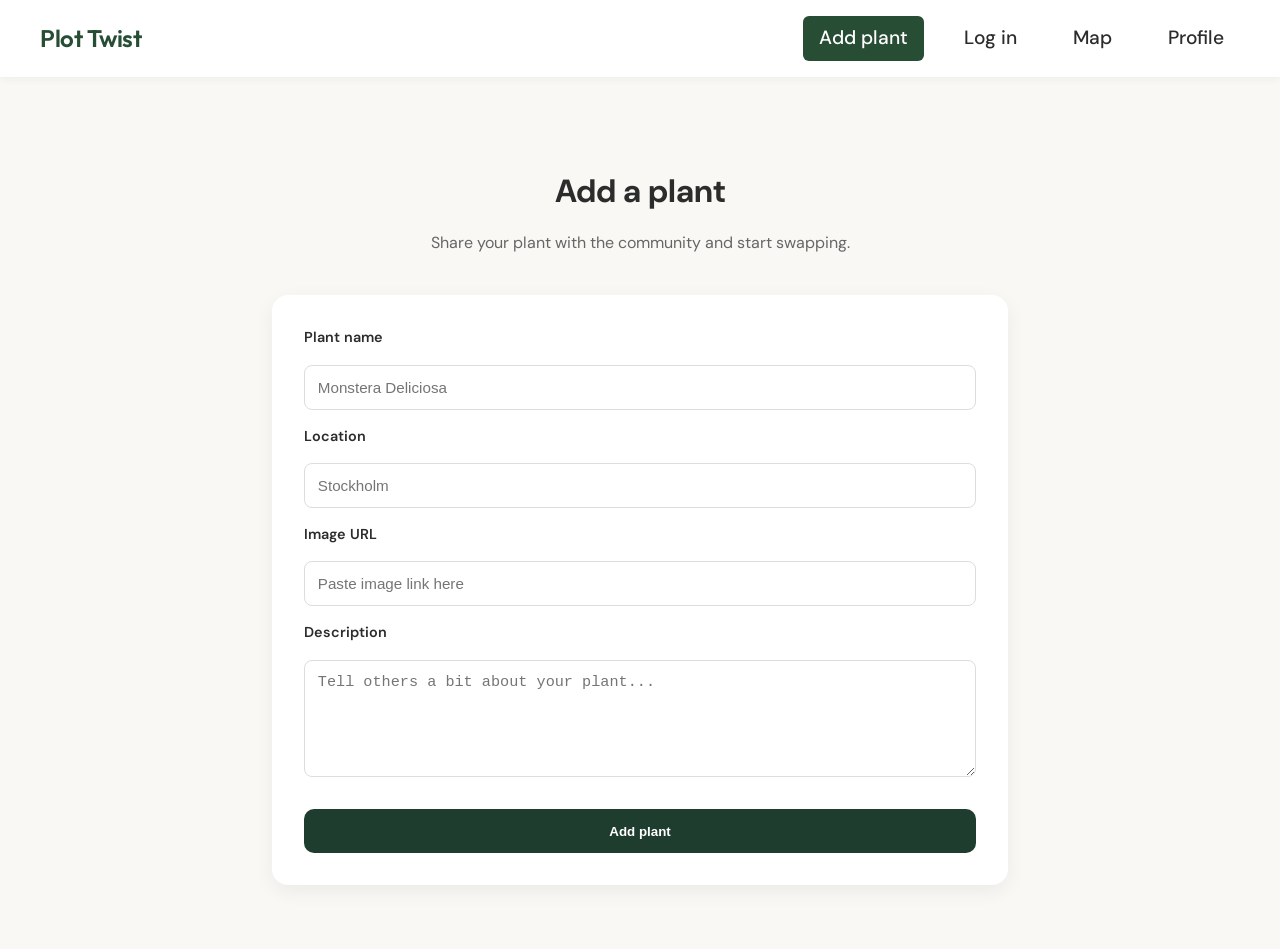
<file: add-plant.html>
<!DOCTYPE html>
<html lang="en">
  <head>
    <meta charset="UTF-8" />
    <meta name="viewport" content="width=device-width, initial-scale=1.0" />
    <title>Add Plant - Plot Twist</title>
    <link rel="stylesheet" href="/styles/style.css" />
    <link rel="stylesheet" href="/styles/add-plant.css" />
  </head>
  <body>
    <header class="site-header">
      <nav class="nav">
        <a href="index.html" class="logo">Plot Twist</a>
        <input type="checkbox" id="menu-toggle" />
        <label for="menu-toggle" class="menu-icon">
          <i class="fa-solid fa-bars hamburger"></i>
          <i class="fa-solid fa-xmark close"></i>
        </label>
        <ul class="nav-links">
          <li><a href="/add-plant.html" class="add-plant">Add plant</a></li>
          <li id="loginItem"><a href="/login.html">Log in</a></li>
          <li><a href="/map.html">Map</a></li>
          <!-- <li class="account-item" id="accountItem"><a href="/register.html">Create new acount</a></li> -->
          <li class="profile-item" id="profileItem"><a href="/profile.html">Profile</a></li>
          <li class="logout-item" id="logoutItem"><a href="/index.html" id="logoutBtn">Log out</a>
        </ul>
      </nav>
    </header>

    <main class="add-plant-page">
      <section class="add-plant-header">
        <h1>Add a plant</h1>
        <p>Share your plant with the community and start swapping.</p>
      </section>

      <section class="add-plant-card">
        <form class="add-plant-form">
          <label for="plant-name">Plant name</label>
          <input type="text" id="plant-name" name="plant-name" placeholder="Monstera Deliciosa" />

          <label for="plant-location">Location</label>
          <input type="text" id="plant-location" name="plant-location" placeholder="Stockholm" />

          <label for="plant-image">Image URL</label>
          <input type="text" id="plant-image" name="plant-image" placeholder="Paste image link here" />

          <label for="plant-description">Description</label>
          <textarea
            id="plant-description"
            name="plant-description"
            rows="5"
            placeholder="Tell others a bit about your plant..."
          ></textarea>

          <button type="submit" class="submit-btn">Add plant</button>
        </form>
      </section>
    </main>
  </body>
</html>
</file>
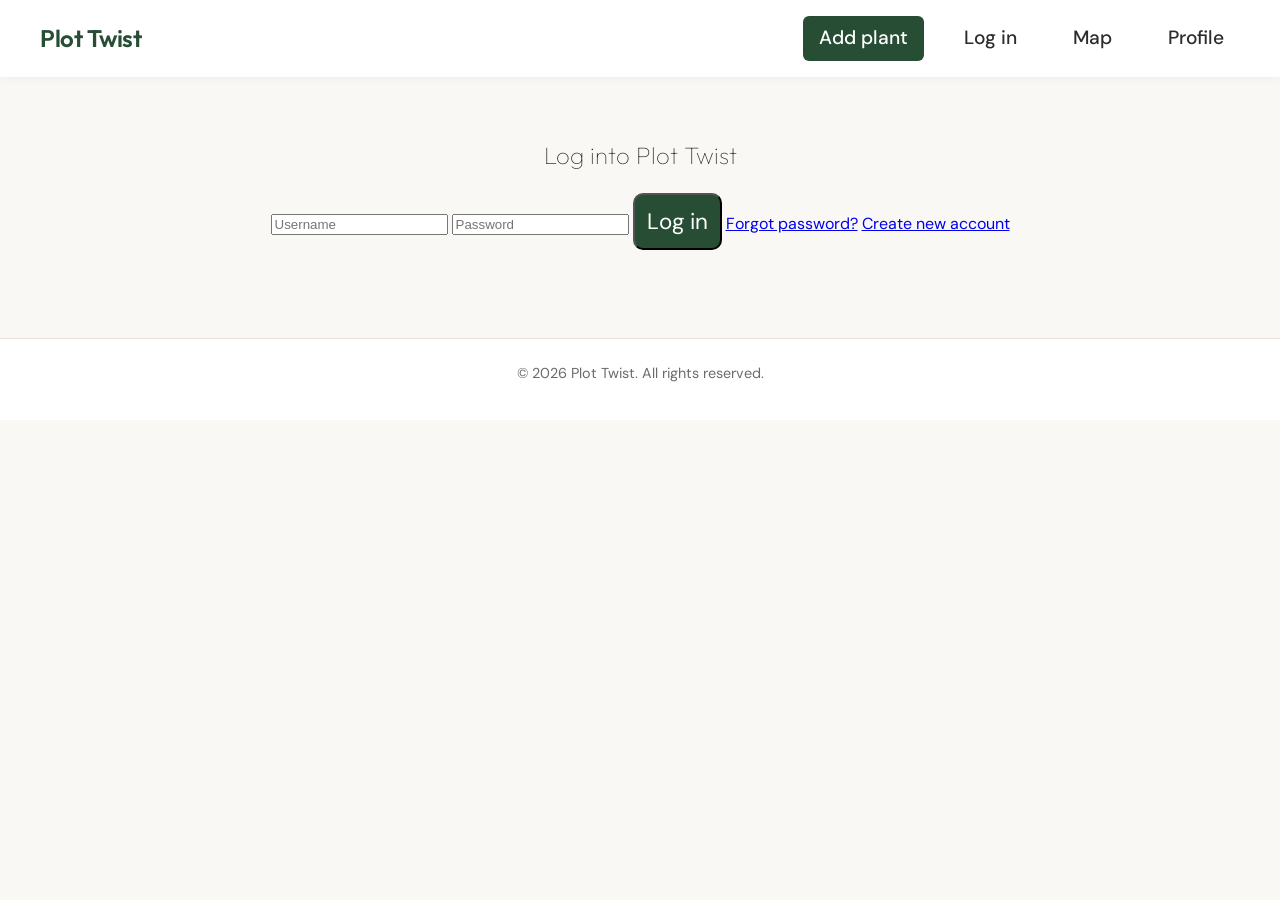
<file: auth.html>
<!DOCTYPE html>
<html lang="en">
    <head>
        <meta charset="UTF-8" />
        <meta name="viewport" content="width=device-width, initial-scale=1.0" />
        <link rel="stylesheet" href="https://cdnjs.cloudflare.com/ajax/libs/font-awesome/6.5.0/css/all.min.css">
        <title>Plot Twist</title>
        <link rel="stylesheet" href="/styles/style.css"/>
        <link rel="stylesheet" href="/styles/auth.css"/>
    </head>
    <body>

        <!-- HEADER -->
        <header class="site-header">
        <nav class="nav">
            <a href="index.html" class="logo">Plot Twist</a>
            <input type="checkbox" id="menu-toggle"/>
            <label for="menu-toggle" class="menu-icon">
            <i class="fa-solid fa-bars hamburger"></i>
            <i class="fa-solid fa-xmark close"></i>
            </label>
            <ul class="nav-links">
            <li><a href="/add-plant" class="add-plant">Add plant</a></li>
            <li><a href="/auth.html" class="auth-link">Log in</a></li>
            <li><a href="/map">Map</a></li>
            <li><a href="/profile">Profile</a></li>
            </ul>
        </nav>
        </header>

        <!-- MAIN CONTENT -->
        <main class="main-content">
            <section class="auth-container">
                <!-- LOGIN FORM -->
                <div class="auth-box">
                    <h2>Log into Plot Twist</h2>
                    <input type="text" placeholder="Username">
                    <input type="password" placeholder="Password">
                    <button id="loginBtn" class="login-btn">Log in</button>
                    <a href="/forgot-password.html" class="auth-link">Forgot password?</a>
                    <a href="/register.html" class="auth-link">Create new account</a>
                </div>
            </section>
        </main>

        <!-- FOOTER -->
        <footer class="site-footer">
        <div class="footer-content">
            <p>&copy; 2026 Plot Twist. All rights reserved.</p>
            <div class="footer-links">
            </div>
        </div>
        </footer>

        <!-- PAGE-SPECIFIC JAVASCRIPT -->
        <script type="module" src="./src/scripts/auth.js"></script>
    </body>
</html>
</file>
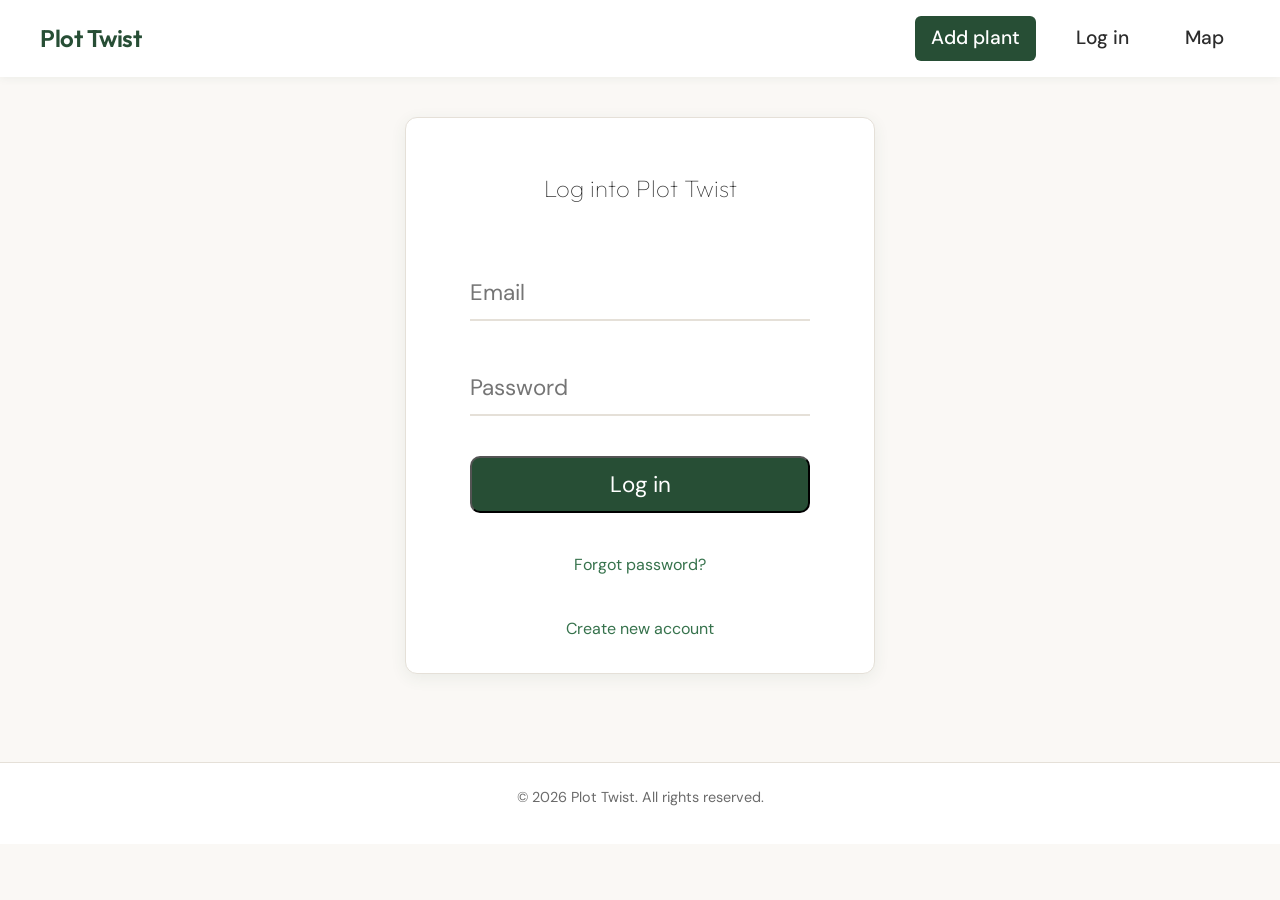
<file: login.html>
<!DOCTYPE html>
<html lang="en">
    <head>
        <meta charset="UTF-8" />
        <meta name="viewport" content="width=device-width, initial-scale=1.0" />
        <link rel="stylesheet" href="https://cdnjs.cloudflare.com/ajax/libs/font-awesome/6.5.0/css/all.min.css">
        <title>Plot Twist</title>
        <link rel="stylesheet" href="/styles/style.css"/>
        <link rel="stylesheet" href="/styles/auth.css"/>
    </head>
    <body>

        <!-- HEADER -->
        <header class="site-header">
        <nav class="nav">
            <a href="index.html" class="logo">Plot Twist</a>
            <input type="checkbox" id="menu-toggle"/>
            <label for="menu-toggle" class="menu-icon">
            <i class="fa-solid fa-bars hamburger"></i>
            <i class="fa-solid fa-xmark close"></i>
            </label>
            <ul class="nav-links">
                <li><a href="/add-plant.html" class="add-plant">Add plant</a></li>
                <li id="loginItem"><a href="/login.html">Log in</a></li>
                <li><a href="/map.html">Map</a></li>
                <!-- <li class="account-item" id="accountItem"><a href="/register.html">Create new acount</a></li> -->
                <li class="profile-item" id="profileItem"><a href="/profile.html">Profile</a></li>
                <li class="logout-item" id="logoutItem"><a href="/index.html" id="logoutBtn">Log out</a>
            </ul>
        </nav>
        </header>

        <!-- MAIN CONTENT -->
        <main class="main-content">
            <section class="auth-container login">
                <!-- LOGIN FORM -->
                <form class="login-form">
                    <h2>Log into Plot Twist</h2>
                    <input id="emailInput" type="text" placeholder="Email" autocomplete="username">
                    <input id="passwordInput" type="password" placeholder="Password" autocomplete="password">
                    <button id="loginBtn" class="login-btn">Log in</button>
                    <a href="/forgot-password.html" class="login-link">Forgot password?</a>
                    <a href="/register.html" class="register-link">Create new account</a>
                </form>
            </section>
        </main>

        <!-- FOOTER -->
        <footer class="site-footer">
            <div class="footer-content">
                <p>&copy; 2026 Plot Twist. All rights reserved.</p>
                <div class="footer-links">
                </div>
            </div>
        </footer>

        <!-- PAGE-SPECIFIC JAVASCRIPT -->
        <script type="module" src="./src/scripts/auth.js"></script>
        <script type="module" src="./src/scripts/navbar.js"></script>
    </body>
</html>
</file>
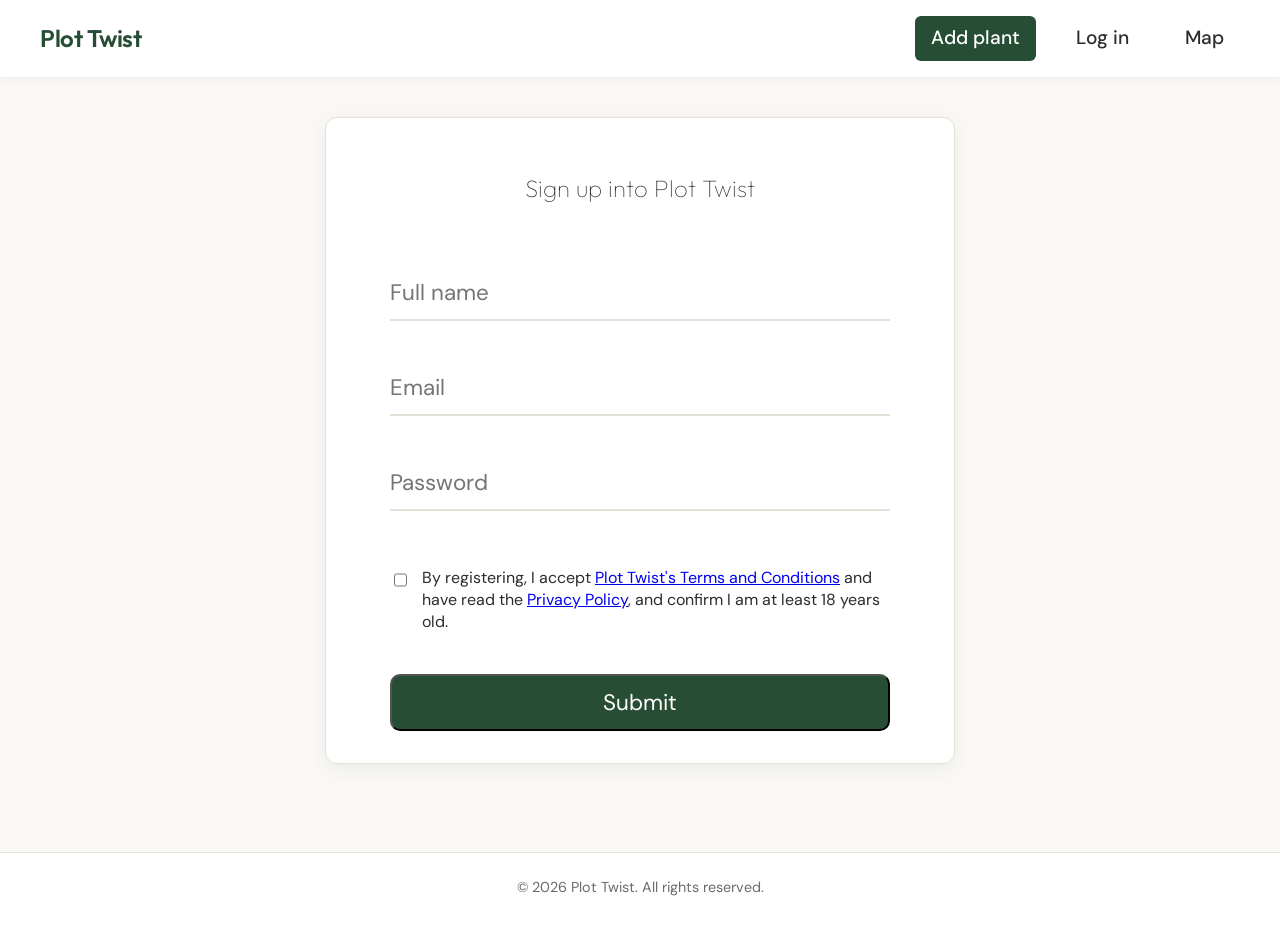
<file: register.html>
<!DOCTYPE html>
<html lang="en">
    <head>
        <meta charset="UTF-8" />
        <meta name="viewport" content="width=device-width, initial-scale=1.0" />
        <link rel="stylesheet" href="https://cdnjs.cloudflare.com/ajax/libs/font-awesome/6.5.0/css/all.min.css">
        <title>Plot Twist</title>
        <link rel="stylesheet" href="/styles/style.css"/>
        <link rel="stylesheet" href="/styles/auth.css"/>
    </head>
    <body>

        <!-- HEADER -->
        <header class="site-header">
        <nav class="nav">
            <a href="index.html" class="logo">Plot Twist</a>
            <input type="checkbox" id="menu-toggle"/>
            <label for="menu-toggle" class="menu-icon">
            <i class="fa-solid fa-bars hamburger"></i>
            <i class="fa-solid fa-xmark close"></i>
            </label>
            <ul class="nav-links">
                <li><a href="/add-plant.html" class="add-plant">Add plant</a></li>
                <li id="loginItem"><a href="/login.html">Log in</a></li>
                <li><a href="/map.html">Map</a></li>
                <!-- <li class="account-item" id="accountItem"><a href="/register.html">Create new acount</a></li> -->
                <li class="profile-item" id="profileItem"><a href="/profile.html">Profile</a></li>
                <li class="logout-item" id="logoutItem"><a href="/index.html" id="logoutBtn">Log out</a>
            </ul>
        </nav>
        </header>

        <!-- MAIN CONTENT -->
        <main class="main-content">
            <section class="auth-container register">
                <!-- SIGN UP FORM -->
                <form class="register-form">
                    <h2>Sign up into Plot Twist</h2>
                    <input id="registerFullnameInput" type="text" placeholder="Full name" autocomplete="Name">
                    <input id="registerEmailInput" type="text" placeholder="Email" autocomplete="email">
                    <input id="registerPasswordInput" type="password" placeholder="Password" autocomplete="password">
                        <div class="terms">
                        <input type="checkbox" id="registerTerms" name="terms" required>
                        <label for="terms">
                            By registering, I accept
                            <a href="/terms" target="_blank">Plot Twist's Terms and Conditions</a>
                            and have read the
                            <a href="/privacy" target="_blank" id="privacy">Privacy Policy</a>,
                            and confirm I am at least 18 years old.
                        </label>
                        </div>                   
                    <button id="submitBtn" class="submit-btn">Submit</button>
                </form>
            </section>
        </main>

        <!-- FOOTER -->
        <footer class="site-footer">
            <div class="footer-content">
                <p>&copy; 2026 Plot Twist. All rights reserved.</p>
                <div class="footer-links">
                </div>
            </div>
        </footer>

        <!-- PAGE-SPECIFIC JAVASCRIPT -->
        <script type="module" src="./src/scripts/auth.js"></script>
        <script type="module" src="./src/scripts/navbar.js"></script>
    </body>
</html>
</file>
<file: styles/style.css>
@import url("https://fonts.googleapis.com/css2?family=DM+Sans:ital,opsz,wght@0,9..40,400;0,9..40,500;0,9..40,600;0,9..40,700;1,9..40,400&family=Outfit:wght@400;500;600;700&display=swap");

:root {
  --font-heading: "Outfit", system-ui, sans-serif;
  --font-body: "DM Sans", system-ui, sans-serif;
  --color-bg: #faf8f5;
  --color-bg-alt: #f0ebe3;
  --color-surface: #ffffff;
  --color-primary: #274e35;
  --color-primary-hover: #36724c;
  --color-accent: #c87023;
  --color-accent-hover: #ff9c45;
  --color-text: #2c2c2c;
  --color-text-muted: #6b6b6b;
  --color-border: #e5e0d8;
  --radius-sm: 8px;
  --radius-md: 12px;
  --radius-lg: 16px;
  --shadow-sm: 0 2px 8px rgba(45, 90, 61, 0.06);
  --shadow-md: 0 4px 16px rgba(45, 90, 61, 0.08);
  --shadow-hover: 0 8px 24px rgba(45, 90, 61, 0.12);
}

* {
  box-sizing: border-box;
}

body {
  margin: 0;
  min-width: 320px;
  min-height: 100vh;
  font-family: var(--font-body);
  color: var(--color-text);
  background-color: var(--color-bg);
  line-height: 1.5;
}

/* Header */
.site-header {
  background: var(--color-surface);
  padding: 1rem 2rem;
  box-shadow: var(--shadow-sm);
  position: sticky;
  top: 0;
  z-index: 100;
}

.site-header nav {
  display: flex;
  justify-content: space-between;
  align-items: center;
  max-width: 1200px;
  margin: 0 auto;
}

.logo {
  font-family: var(--font-heading);
  font-size: 1.5rem;
  font-weight: 600;
  color: var(--color-primary);
  text-decoration: none;
  letter-spacing: -0.02em;
  transition: color 0.2s ease;
}

.logo:hover {
  color: var(--color-primary-hover);
}

#menu-toggle {
  display: none;
}

.menu-icon {
  position: fixed;
  top: 25px;
  right: 15px;
  z-index: 200;
  display: flex;
  align-items: center;
  justify-content: center;
  cursor: pointer;
}

.menu-icon i {
  font-size: 24px;
}

.menu-icon .close {
  display: none;
}

#menu-toggle:checked + .menu-icon .hamburger {
  display: none;
}

#menu-toggle:checked + .menu-icon .close {
  display: block;
}

.nav-links {
  display: none;
  position: fixed;
  top: 68px;
  right: 0;
  width: 100%;
  height: calc(100vh - 68px);
  background: var(--color-surface);
  box-shadow: var(--shadow-md);
  padding-top: 20px;
  list-style: none;
  margin: 0;
  flex-direction: column;
  gap: 1.2rem;
  padding-left: 0;
}

#menu-toggle:checked ~ .nav-links {
  display: flex;
}

.nav-links a {
  text-decoration: none;
  text-align: center;
  color: var(--color-text);
  font-weight: 500;
  font-size: 1.2rem;
  padding: 0.5rem 1rem;
  display: block;
}

.nav-links a:hover {
  background: var(--color-bg-alt);
  border-radius: 8px;
}

.nav-links a.add-plant {
  background: var(--color-primary);
  color: var(--color-surface);
  border-radius: 6px;
  
}

.nav-links a.add-plant:hover {
  background: var(--color-primary-hover);
}

.logout-item {
  display: none;
}

@media (min-width: 768px) {
  .menu-icon {
    display: none;
  }

  .nav-links {
    display: flex !important;
    position: static;
    height: auto;
    width: auto;
    flex-direction: row;
    gap: 1.5rem;
    padding: 0;
    box-shadow: none;
    background: transparent;
  }
}

/* Main Content */
.main-content {
  padding: 2.5rem 2rem;
  max-width: 1200px;
  margin: 0 auto;
}

.main-content h1 {
  font-family: var(--font-heading);
  font-size: 2rem;
  font-weight: 600;
  color: var(--color-text);
  margin: 0 0 1.5rem 0;
  letter-spacing: -0.02em;
}

.intro {
  text-align: center;
  margin-bottom: 3rem;
}

.intro h2 {
  margin-bottom: 1rem;
}

.intro p {
  max-width: 700px;
  margin: 0 auto;
}

.feature-grid {
  display: grid;
  grid-template-columns: repeat(3, 1fr);
  gap: 2rem;
}

.feature-card {
  background: #fff;
  padding: 2rem;
  border-radius: 12px;
  text-align: center;
  box-shadow: 0 4px 12px rgba(0, 0, 0, 0.08);
}

.feature-card h3 {
  margin-bottom: 1rem;
}

.feature-card p {
  margin-bottom: 1.5rem;
}

.feature-card:hover {
  transform: translateY(-5px);
  transition: 0.2s ease;
} 

.feature-btn {
  display: inline-block;
  padding: 0.75rem 1.25rem;
  background: #222;
  color: #fff;
  text-decoration: none;
  border-radius: 8px;
}

@media (max-width: 768px) {
  .feature-grid {
    grid-template-columns: 1fr;
  }
}

/* Hero section (homepage) - full width, non-contained */
.hero {
  width: 100%;
  min-height: 70vh;
  display: flex;
  flex-direction: column;
  align-items: center;
  justify-content: center;
  text-align: center;
  padding: 5rem 2rem;
  background-image: linear-gradient(
      rgba(0, 0, 0, 0.5),
      rgba(0, 0, 0, 0.4)
    ),
    url("https://images.unsplash.com/photo-1501004318641-b39e6451bec6");
  background-size: cover;
  background-position: center;
  color: #fff;
}

.hero h1 {
  font-family: var(--font-heading);
  font-size: 3rem;
  font-weight: 600;
  margin: 0 0 0.5rem 0;
  letter-spacing: -0.02em;
  color: #fff;
  text-shadow: 0 1px 3px rgba(0, 0, 0, 0.3);
}

.hero p {
  margin: 0;
  margin-bottom: 1rem;
  font-size: 1.35rem;
  color: rgba(255, 255, 255, 0.95);
  text-shadow: 0 1px 2px rgba(0, 0, 0, 0.25);
}

.hero-btn {
  margin-top: 2.5rem;
  padding: 0.5rem 1.5rem;
  background: white;
  color: black;
  text-decoration: none;
  border-radius: 6px;
  font-weight: 600;
  transition: 0.2s ease;
}

.hero-btn:hover {
  background: #eaeaea;
}

@media (max-width: 768px) {
  .hero {
    min-height: 60vh;
    padding: 3rem 1rem;
  }

  .hero h1 {
    font-size: 2rem;
  }

  .hero p {
    font-size: 1rem;
  }

  .hero-btn {
    font-size: 1rem;
    padding: 0.7rem 1.2rem;
  }
}

/* Products grid */
#products {
  display: grid;
  grid-template-columns: repeat(auto-fill, minmax(240px, 1fr));
  gap: 1.5rem;
}

.product-card {
  background: var(--color-surface);
  border-radius: var(--radius-md);
  overflow: hidden;
  box-shadow: var(--shadow-sm);
  border: 1px solid var(--color-border);
  transition: box-shadow 0.25s ease, transform 0.2s ease;
  display: flex;
  flex-direction: column;
}

.product-card:hover {
  box-shadow: var(--shadow-hover);
  transform: translateY(-2px);
}

.product-card__image {
  width: 100%;
  aspect-ratio: 1;
  object-fit: cover;
  background: var(--color-bg-alt);
}

.product-card__image-placeholder {
  width: 100%;
  aspect-ratio: 1;
  background: linear-gradient(135deg, var(--color-bg-alt) 0%, #e5e0d8 100%);
  display: flex;
  align-items: center;
  justify-content: center;
  font-size: 2.5rem;
  color: var(--color-border);
}

.product-card__body {
  padding: 1.25rem;
  flex: 1;
  display: flex;
  flex-direction: column;
}

.product-card h3 {
  font-family: var(--font-heading);
  font-size: 1.1rem;
  font-weight: 600;
  margin: 0 0 0.5rem 0;
  color: var(--color-text);
  line-height: 1.3;
}

.product-card__price {
  font-size: 1.25rem;
  font-weight: 600;
  color: var(--color-primary);
  margin: 0 0 1rem 0;
}

.add-to-cart-btn {
  margin-top: auto;
  background: var(--color-primary);
  color: white;
  border: none;
  padding: 0.65rem 1.25rem;
  border-radius: var(--radius-sm);
  font-family: var(--font-body);
  font-weight: 600;
  font-size: 0.9rem;
  cursor: pointer;
  transition: background 0.2s ease;
}

.add-to-cart-btn:hover {
  background: var(--color-primary-hover);
}

/* Loading / empty / error states */
#products > p {
  grid-column: 1 / -1;
  text-align: center;
  padding: 3rem 2rem;
  color: var(--color-text-muted);
  font-size: 1.05rem;
}

/* Register / Login forms */
.register-wrapper,
.login-wrapper {
  max-width: 420px;
  margin: 0 auto;
}

.register-form,
.login-form {
  background: var(--color-surface);
  padding: 2rem;
  border-radius: var(--radius-md);
  box-shadow: var(--shadow-md);
  border: 1px solid var(--color-border);
}

.form-group {
  display: flex;
  flex-direction: column;
  gap: 0.4rem;
  margin-bottom: 1.25rem;
}

.form-group label {
  font-weight: 500;
  font-size: 0.9rem;
  color: var(--color-text);
}

.form-group input {
  padding: 0.75rem 1rem;
  border: 1px solid var(--color-border);
  border-radius: var(--radius-sm);
  font-family: var(--font-body);
  font-size: 1rem;
  transition: border-color 0.2s ease, box-shadow 0.2s ease;
}

.form-group input:focus {
  outline: none;
  border-color: var(--color-primary);
  box-shadow: 0 0 0 3px rgba(45, 90, 61, 0.15);
}

.register-form button[type="submit"],
.login-form button[type="submit"] {
  width: 100%;
  background: var(--color-primary);
  color: white;
  border: none;
  padding: 0.85rem 1.5rem;
  border-radius: var(--radius-sm);
  font-family: var(--font-body);
  font-weight: 600;
  font-size: 1rem;
  cursor: pointer;
  transition: background 0.2s ease;
}

.register-form button[type="submit"]:hover,
.login-form button[type="submit"]:hover {
  background: var(--color-primary-hover);
}

/* Footer */
.site-footer {
  background: var(--color-surface);
  padding: 1.5rem 2rem;
  margin-top: 3rem;
  border-top: 1px solid var(--color-border);
}

.footer-content {
  max-width: 1200px;
  margin: 0 auto;
  text-align: center;
}

.footer-content p {
  margin: 0 0 0.75rem 0;
  color: var(--color-text-muted);
  font-size: 0.9rem;
}

.footer-links {
  display: flex;
  gap: 1.5rem;
  justify-content: center;
}

.footer-links a {
  text-decoration: none;
  color: var(--color-text-muted);
  font-size: 0.9rem;
  transition: color 0.2s ease;
}

.footer-links a:hover {
  color: var(--color-primary);
}
</file>
<file: styles/add-plant.css>
/* ADD PLANT PAGE */

.add-plant-page {
  max-width: 800px;
  margin: 0 auto;
  padding: 4rem 2rem;
}

/* HEADER */
.add-plant-header {
  text-align: center;
  margin-bottom: 2.5rem;
}

.add-plant-header h1 {
  font-size: 2rem;
  margin-bottom: 0.5rem;
}

.add-plant-header p {
  color: #666;
  font-size: 1rem;
}

/* CARD */
.add-plant-card {
  background: white;
  padding: 2rem;
  border-radius: 16px;
  box-shadow: 0 6px 20px rgba(0, 0, 0, 0.06);
}

/* FORM */
.add-plant-form {
  display: flex;
  flex-direction: column;
  gap: 1rem;
}

/* LABELS */
.add-plant-form label {
  font-weight: 600;
  font-size: 0.9rem;
}

/* INPUTS */
.add-plant-form input,
.add-plant-form textarea {
  padding: 0.8rem;
  border-radius: 8px;
  border: 1px solid #ddd;
  font-size: 0.95rem;
  transition: 0.2s ease;
}

/* FOCUS EFFECT */
.add-plant-form input:focus,
.add-plant-form textarea:focus {
  outline: none;
  border-color: #1e3d2f;
}

/* BUTTON */
.submit-btn {
  margin-top: 1rem;
  padding: 0.9rem;
  background: #1e3d2f;
  color: white;
  border: none;
  border-radius: 10px;
  font-weight: 600;
  cursor: pointer;
  transition: 0.2s ease;
}

.submit-btn:hover {
  background: #2c5a45;
  transform: translateY(-2px);
}

/* MOBILE */
@media (max-width: 768px) {
  .add-plant-page {
    padding: 3rem 1.5rem;
  }

  .add-plant-card {
    padding: 1.5rem;
  }
}
</file>
<file: styles/auth.css>
h2 {
    font-family: var(--font-heading);
    text-align: center;
    font-weight: 100;
}

/* Login */

.main-content {
    display: flex;
    justify-content: center;
    align-items: center;
}


.login-form, .register-form {
    display: flex;
    flex-direction: column;
    gap: 2rem;
    padding: 1rem 3rem;
}

.auth-container.login input {
    border: none;
    border-bottom: 2px solid var(--color-border);
    background: transparent;
    padding: 0.75rem 0;
    outline: none;
    width: 250px;
    font-family: var(--font-body);
    font-size: 1rem;
}

.login-btn {
    background-color: var(--color-primary);
    color: var(--color-surface);
    font-family: var(--font-body);
    font-size: 1rem;
    padding: 0.5rem;
    cursor: pointer;
    border-radius: 10px;
}

.login-btn:hover {
    background-color: var(--color-primary-hover);
}

.login-link, .register-link {
    text-align: center;
    font-family: var(--font-body);
    font-size: 1rem;
    color: var(--color-primary-hover);
    text-decoration: none;
}

.login-link :hover, .register-link :hover {
    color: var(--color-primary-hover);
    text-decoration: underline;
}

.error-message, .errorMessageRegister {
    margin-top: 0.5rem;
    color: red;
    font-size: 0.9rem;
    display: none;
}

@media (min-width: 768px) {
    .login-form, .register-form {
        padding: 2rem 4rem;
        gap: 2.5rem;
    }

    .auth-container.login input {
        width: 340px;
        font-size: 1.4rem;
    }

    .login-btn {
        font-size: 1.4em;
        padding: 0.75rem;
    }

    .login-link {
        font-size: 1rem;
    }
}


/* Register */


.auth-container.register input {
    border: none;
    border-bottom: 2px solid var(--color-border);
    background: transparent;
    padding: 0.75rem 0;
    outline: none;
    width: 300px;
    font-family: var(--font-body);
    font-size: 1rem;
}

.terms {
    display: flex;
    align-items: flex-start;
    gap: 0.5rem;
    margin-top: 1rem;
    width: 300px; 
}

.terms input[type="checkbox"] {
    width: 16px;
    height: 16px;
    margin-top: 3px;
}

.terms label {
    font-size: 0.85rem;
    line-height: 1.4;
}

.submit-btn {
    font-family: var(--font-body);
    font-size: 1rem;
    padding: 0.5rem;
    background: var(--color-primary);
    color: var(--color-surface);
    text-decoration: none;
    border-radius: 10px;
    cursor: pointer;

    }

    @media (min-width: 768px) {

    .auth-container.register input {
        width: 500px;
        font-size: 1.4rem;
    }

    .terms {
        width: 500px;
        gap: 0.75rem;
    }

    .terms input[type="checkbox"] {
        width: 20px;
        height: 20px;
    }

    .terms label {
        font-size: 1rem;
    }

    .submit-btn {
        font-size: 1.4rem;
        padding: 0.75rem;
    }
}
</file>
